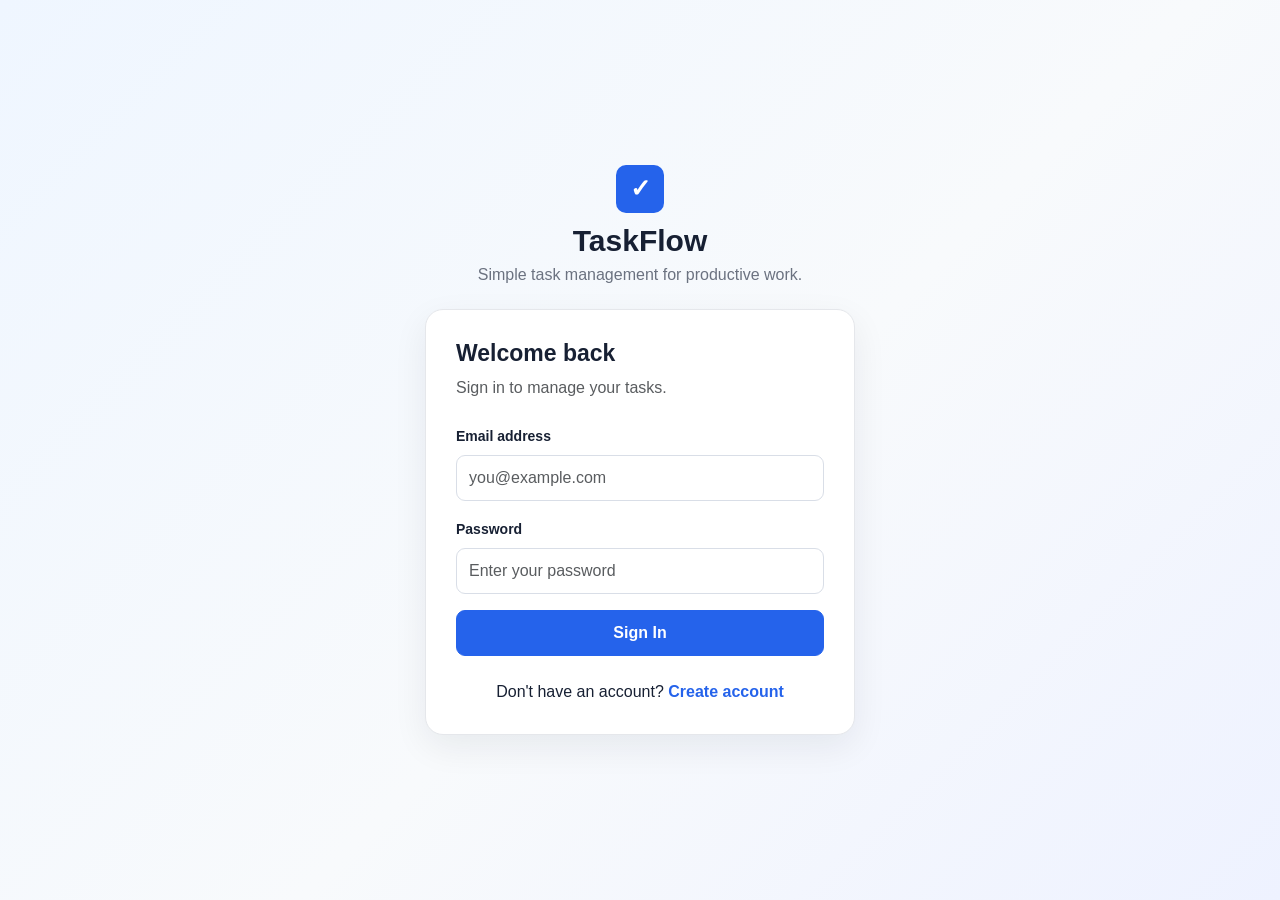
<file: frontend/index.html>
<!DOCTYPE html>
<html lang="en">
<head>
<meta charset="UTF-8"><meta name="viewport" content="width=device-width, initial-scale=1.0">
<title>TaskFlow - Login</title>
<link href="https://cdn.jsdelivr.net/npm/bootstrap@5.3.3/dist/css/bootstrap.min.css" rel="stylesheet">
<link rel="stylesheet" href="css/style.css">
</head>
<body class="auth-page">
<main class="container-fluid min-vh-100 d-flex align-items-center justify-content-center p-3">
<div class="auth-shell">
<div class="auth-brand"><div class="brand-mark">✓</div><h1>TaskFlow</h1><p>Simple task management for productive work.</p></div>
<div class="auth-card">
<h2>Welcome back</h2><p class="text-muted mb-4">Sign in to manage your tasks.</p>
<div id="alertBox"></div>
<form id="loginForm">
<div class="mb-3"><label for="email" class="form-label">Email address</label><input type="email" id="email" class="form-control" placeholder="you@example.com" required></div>
<div class="mb-3"><label for="password" class="form-label">Password</label><input type="password" id="password" class="form-control" placeholder="Enter your password" required></div>
<button type="submit" id="loginBtn" class="btn btn-primary w-100">Sign In</button>
</form>
<p class="text-center mt-4 mb-0">Don't have an account? <a href="register.html">Create account</a></p>
</div></div></main>
<script src="js/auth.js"></script>
</body></html>
</file>
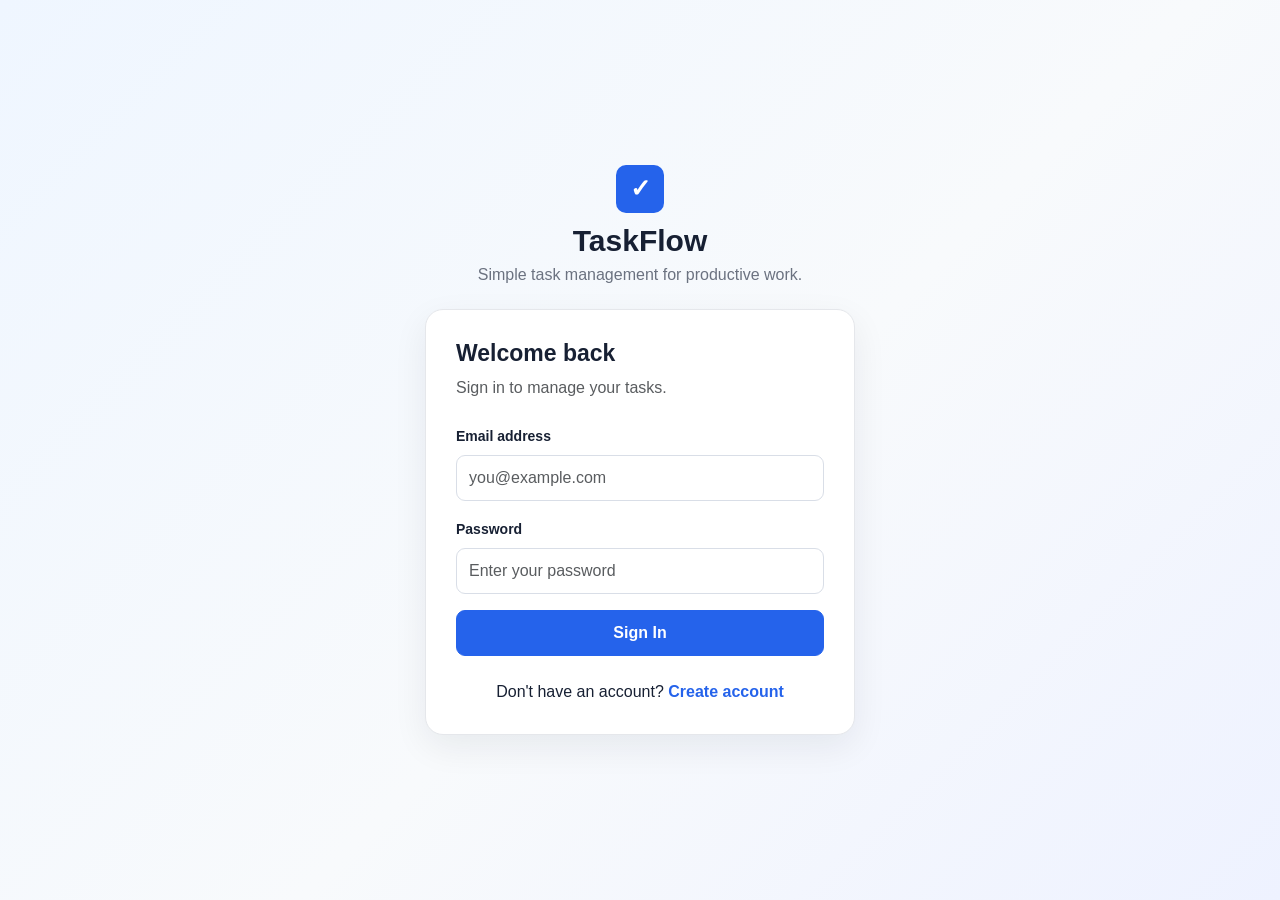
<file: frontend/add-task.html>
<!DOCTYPE html>
<html lang="en">
<head>
<meta charset="UTF-8"><meta name="viewport" content="width=device-width, initial-scale=1.0">
<title>TaskFlow - Add Task</title>
<link href="https://cdn.jsdelivr.net/npm/bootstrap@5.3.3/dist/css/bootstrap.min.css" rel="stylesheet">
<link href="https://cdn.jsdelivr.net/npm/bootstrap-icons@1.11.3/font/bootstrap-icons.css" rel="stylesheet">
<link rel="stylesheet" href="css/style.css">
</head>
<body class="app-page">
<nav class="navbar app-navbar"><div class="container"><a class="navbar-brand fw-bold" href="dashboard.html"><span class="brand-mini">✓</span> TaskFlow</a><button class="btn btn-outline-secondary btn-sm" id="logoutBtn">Logout</button></div></nav>
<main class="container py-4 py-lg-5"><div class="form-page">
<a href="dashboard.html" class="back-link"><i class="bi bi-arrow-left"></i> Back to dashboard</a>
<div class="page-heading compact"><span class="eyebrow">TASK MANAGEMENT</span><h1>Create a new task</h1><p>Add the details and set a priority for your work.</p></div>
<div id="alertBox"></div>
<div class="content-card"><form id="taskForm">
<div class="mb-4"><label class="form-label" for="title">Task title <span>*</span></label><input type="text" id="title" class="form-control" maxlength="150" placeholder="e.g. Complete project documentation" required></div>
<div class="mb-4"><label class="form-label" for="description">Description</label><textarea id="description" class="form-control" rows="5" maxlength="2000" placeholder="Add useful details about this task..."></textarea></div>
<div class="row g-3 mb-4"><div class="col-md-6"><label class="form-label" for="priority">Priority</label><select id="priority" class="form-select"><option value="LOW">Low</option><option value="MEDIUM" selected>Medium</option><option value="HIGH">High</option></select></div>
<div class="col-md-6"><label class="form-label" for="dueDate">Due date</label><input type="date" id="dueDate" class="form-control"></div></div>
<div class="d-flex justify-content-end gap-2"><a href="dashboard.html" class="btn btn-light border">Cancel</a><button type="submit" id="saveBtn" class="btn btn-primary"><i class="bi bi-check-lg me-1"></i> Create Task</button></div>
</form></div></div></main>
<script src="js/tasks.js"></script>
</body></html>
</file>
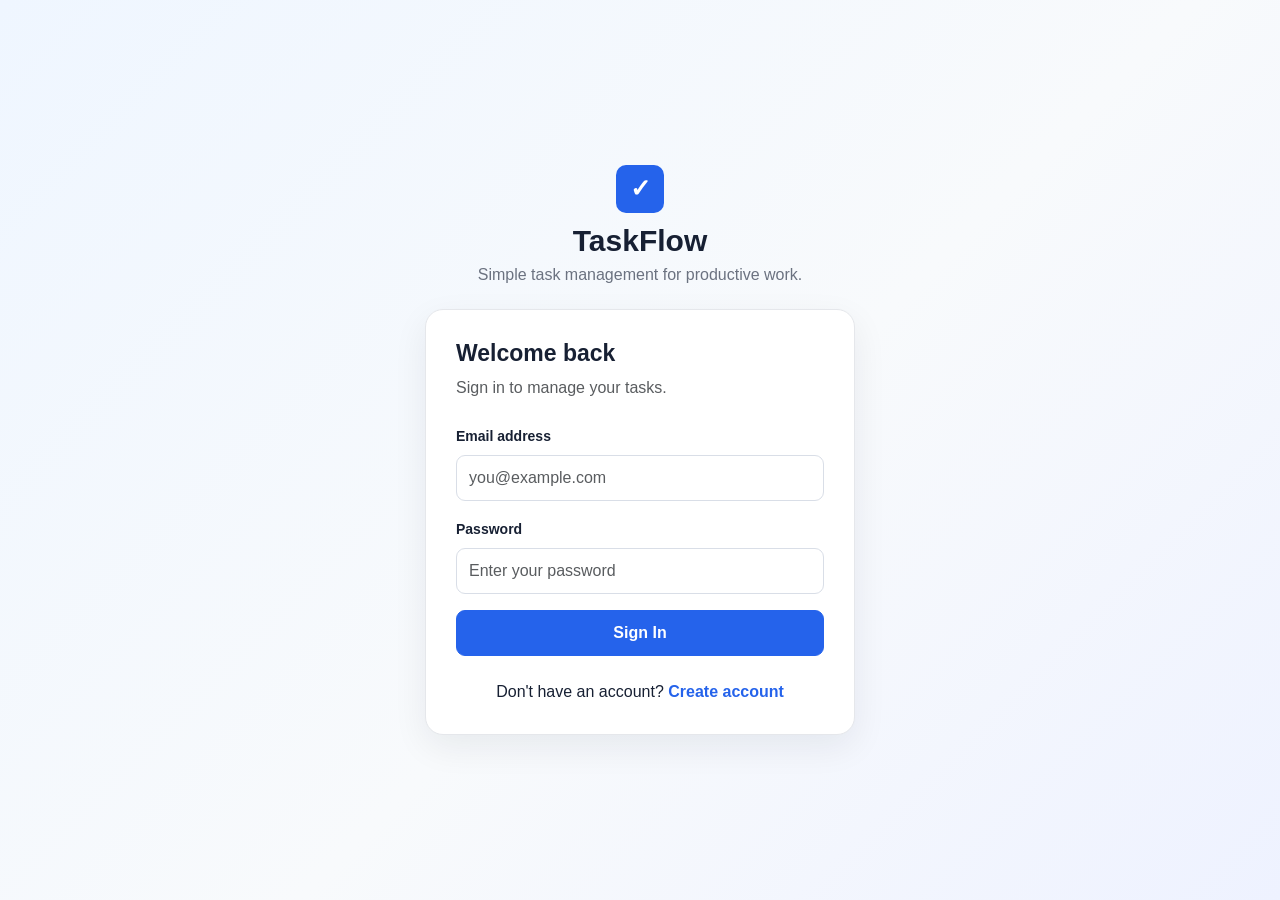
<file: frontend/dashboard.html>
<!DOCTYPE html>
<html lang="en">
<head>
<meta charset="UTF-8"><meta name="viewport" content="width=device-width, initial-scale=1.0">
<title>TaskFlow - Dashboard</title>
<link href="https://cdn.jsdelivr.net/npm/bootstrap@5.3.3/dist/css/bootstrap.min.css" rel="stylesheet">
<link href="https://cdn.jsdelivr.net/npm/bootstrap-icons@1.11.3/font/bootstrap-icons.css" rel="stylesheet">
<link rel="stylesheet" href="css/style.css">
</head>
<body class="app-page">
<nav class="navbar navbar-expand-lg app-navbar"><div class="container">
<a class="navbar-brand fw-bold" href="dashboard.html"><span class="brand-mini">✓</span> TaskFlow</a>
<div class="d-flex align-items-center gap-3"><span class="welcome-text" id="userName">User</span><button class="btn btn-outline-secondary btn-sm" id="logoutBtn"><i class="bi bi-box-arrow-right me-1"></i>Logout</button></div>
</div></nav>
<main class="container py-4 py-lg-5">
<div id="alertBox"></div>
<section class="page-heading d-flex flex-column flex-md-row justify-content-between align-items-md-center gap-3">
<div><span class="eyebrow">WORKSPACE</span><h1>Dashboard</h1><p>Track your work and keep your priorities clear.</p></div>
<a href="add-task.html" class="btn btn-primary"><i class="bi bi-plus-lg me-1"></i> Add Task</a>
</section>
<section class="row g-3 mb-4">
<div class="col-6 col-xl-3"><div class="stat-card"><div class="stat-icon total"><i class="bi bi-list-task"></i></div><div><span>Total Tasks</span><strong id="totalTasks">0</strong></div></div></div>
<div class="col-6 col-xl-3"><div class="stat-card"><div class="stat-icon pending"><i class="bi bi-hourglass-split"></i></div><div><span>Pending</span><strong id="pendingTasks">0</strong></div></div></div>
<div class="col-6 col-xl-3"><div class="stat-card"><div class="stat-icon progress"><i class="bi bi-arrow-repeat"></i></div><div><span>In Progress</span><strong id="inProgressTasks">0</strong></div></div></div>
<div class="col-6 col-xl-3"><div class="stat-card"><div class="stat-icon completed"><i class="bi bi-check2-circle"></i></div><div><span>Completed</span><strong id="completedTasks">0</strong></div></div></div>
</section>
<section class="content-card">
<div class="content-card-header"><div><h2>Your Tasks</h2><p>Manage your current work items.</p></div><button class="btn btn-light border" id="refreshBtn"><i class="bi bi-arrow-clockwise"></i></button></div>
<div id="tasksContainer" class="tasks-list"><div class="loading-state"><div class="spinner-border spinner-border-sm"></div> Loading tasks...</div></div>
</section>
</main>
<script src="js/dashboard.js"></script>
</body></html>
</file>
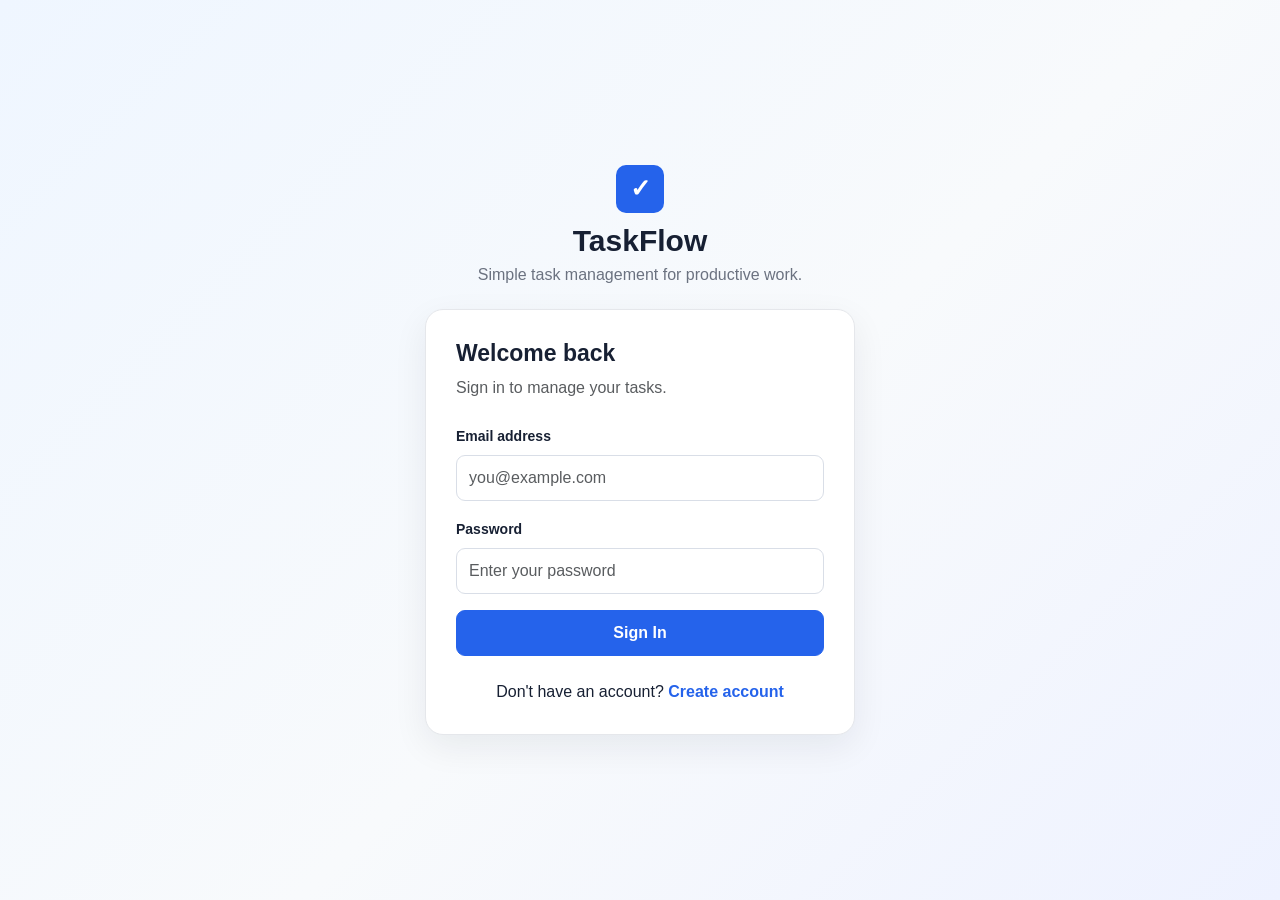
<file: frontend/edit-task.html>
<!DOCTYPE html>
<html lang="en">
<head>
<meta charset="UTF-8"><meta name="viewport" content="width=device-width, initial-scale=1.0">
<title>TaskFlow - Edit Task</title>
<link href="https://cdn.jsdelivr.net/npm/bootstrap@5.3.3/dist/css/bootstrap.min.css" rel="stylesheet">
<link href="https://cdn.jsdelivr.net/npm/bootstrap-icons@1.11.3/font/bootstrap-icons.css" rel="stylesheet">
<link rel="stylesheet" href="css/style.css">
</head>
<body class="app-page">
<nav class="navbar app-navbar"><div class="container"><a class="navbar-brand fw-bold" href="dashboard.html"><span class="brand-mini">✓</span> TaskFlow</a><button class="btn btn-outline-secondary btn-sm" id="logoutBtn">Logout</button></div></nav>
<main class="container py-4 py-lg-5"><div class="form-page">
<a href="dashboard.html" class="back-link"><i class="bi bi-arrow-left"></i> Back to dashboard</a>
<div class="page-heading compact"><span class="eyebrow">TASK MANAGEMENT</span><h1>Edit task</h1><p>Update the task information and status.</p></div>
<div id="alertBox"></div>
<div class="content-card"><form id="taskForm">
<div class="mb-4"><label class="form-label" for="title">Task title <span>*</span></label><input type="text" id="title" class="form-control" maxlength="150" required></div>
<div class="mb-4"><label class="form-label" for="description">Description</label><textarea id="description" class="form-control" rows="5" maxlength="2000"></textarea></div>
<div class="row g-3 mb-4"><div class="col-md-4"><label class="form-label" for="status">Status</label><select id="status" class="form-select"><option value="PENDING">Pending</option><option value="IN_PROGRESS">In Progress</option><option value="COMPLETED">Completed</option></select></div>
<div class="col-md-4"><label class="form-label" for="priority">Priority</label><select id="priority" class="form-select"><option value="LOW">Low</option><option value="MEDIUM">Medium</option><option value="HIGH">High</option></select></div>
<div class="col-md-4"><label class="form-label" for="dueDate">Due date</label><input type="date" id="dueDate" class="form-control"></div></div>
<div class="d-flex justify-content-end gap-2"><a href="dashboard.html" class="btn btn-light border">Cancel</a><button type="submit" id="saveBtn" class="btn btn-primary"><i class="bi bi-save me-1"></i> Save Changes</button></div>
</form></div></div></main>
<script src="js/tasks.js"></script>
</body></html>
</file>
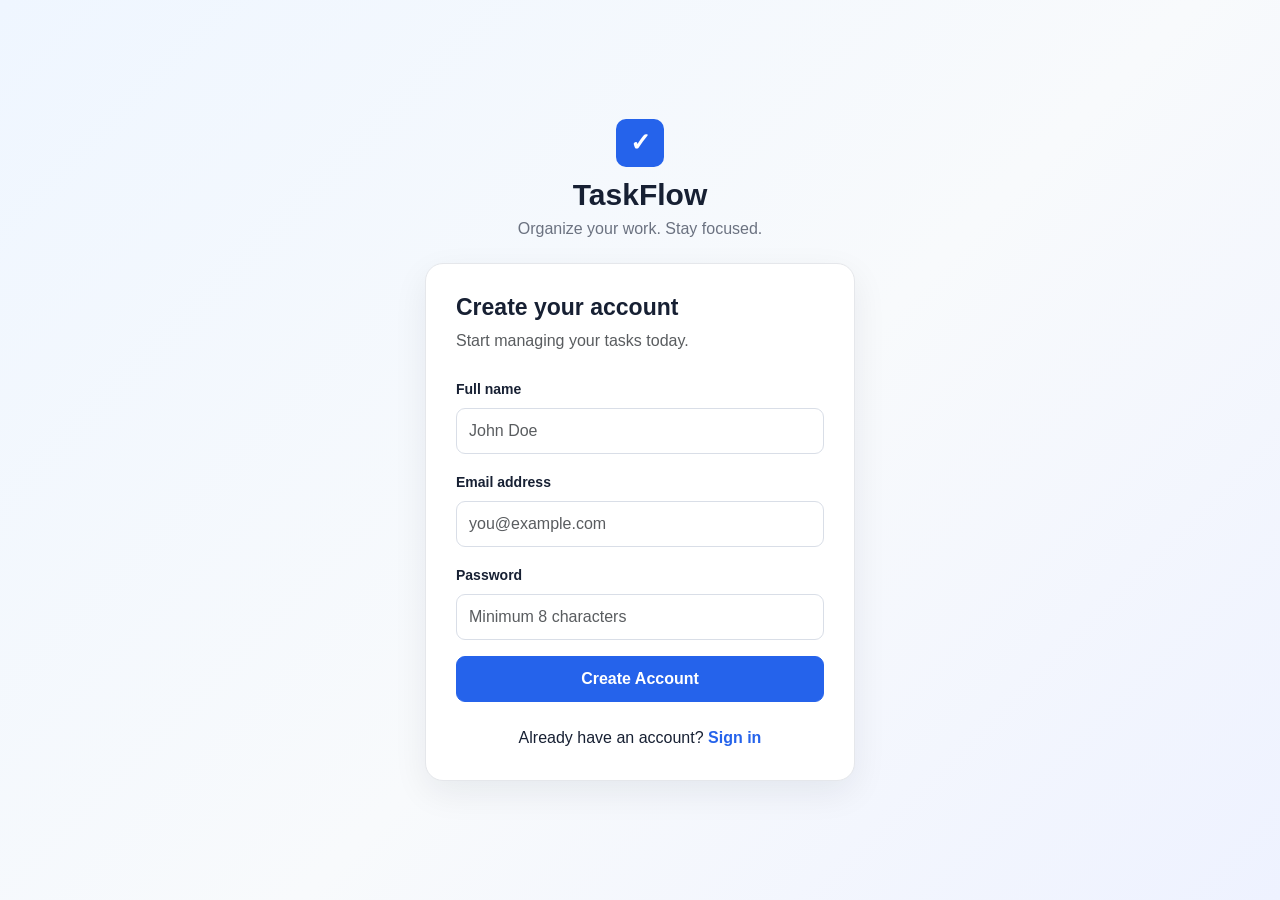
<file: frontend/register.html>
<!DOCTYPE html>
<html lang="en">
<head>
<meta charset="UTF-8"><meta name="viewport" content="width=device-width, initial-scale=1.0">
<title>TaskFlow - Register</title>
<link href="https://cdn.jsdelivr.net/npm/bootstrap@5.3.3/dist/css/bootstrap.min.css" rel="stylesheet">
<link rel="stylesheet" href="css/style.css">
</head>
<body class="auth-page">
<main class="container-fluid min-vh-100 d-flex align-items-center justify-content-center p-3">
<div class="auth-shell">
<div class="auth-brand"><div class="brand-mark">✓</div><h1>TaskFlow</h1><p>Organize your work. Stay focused.</p></div>
<div class="auth-card">
<h2>Create your account</h2><p class="text-muted mb-4">Start managing your tasks today.</p>
<div id="alertBox"></div>
<form id="registerForm">
<div class="mb-3"><label for="name" class="form-label">Full name</label><input type="text" id="name" class="form-control" placeholder="John Doe" maxlength="100" required></div>
<div class="mb-3"><label for="email" class="form-label">Email address</label><input type="email" id="email" class="form-control" placeholder="you@example.com" required></div>
<div class="mb-3"><label for="password" class="form-label">Password</label><input type="password" id="password" class="form-control" placeholder="Minimum 8 characters" minlength="8" required></div>
<button type="submit" id="registerBtn" class="btn btn-primary w-100">Create Account</button>
</form>
<p class="text-center mt-4 mb-0">Already have an account? <a href="index.html">Sign in</a></p>
</div></div></main>
<script src="js/auth.js"></script>
</body></html>
</file>
<file: frontend/css/style.css>
:root{--primary:#2563eb;--primary-dark:#1d4ed8;--text:#172033;--muted:#6b7280;--border:#e5e7eb;--bg:#f5f7fb;--card:#fff;--success:#15803d;--danger:#dc2626}
*{box-sizing:border-box}body{margin:0;font-family:Inter,-apple-system,BlinkMacSystemFont,"Segoe UI",sans-serif;color:var(--text)}
.auth-page{background:linear-gradient(135deg,#eff6ff,#f8fafc 55%,#eef2ff)}.auth-shell{width:min(430px,100%)}.auth-brand{text-align:center;margin-bottom:22px}.auth-brand h1{font-size:30px;font-weight:800;margin:10px 0 4px}.auth-brand p{color:var(--muted);margin:0}
.brand-mark,.brand-mini{display:inline-flex;align-items:center;justify-content:center;background:var(--primary);color:#fff;font-weight:800;border-radius:10px}.brand-mark{width:48px;height:48px;font-size:25px}.brand-mini{width:30px;height:30px;font-size:16px;border-radius:7px;margin-right:8px}
.auth-card,.content-card{background:var(--card);border:1px solid var(--border);border-radius:18px;box-shadow:0 12px 35px rgba(15,23,42,.07)}.auth-card{padding:30px}.auth-card h2{font-size:23px;font-weight:750}
.form-label{font-weight:600;font-size:14px}.form-label span{color:var(--danger)}.form-control,.form-select{min-height:46px;border-color:#d9dee7;border-radius:9px}.form-control:focus,.form-select:focus{border-color:var(--primary);box-shadow:0 0 0 .2rem rgba(37,99,235,.12)}
.btn{border-radius:9px;font-weight:600;padding:10px 16px}.btn-primary{background:var(--primary);border-color:var(--primary)}.btn-primary:hover{background:var(--primary-dark);border-color:var(--primary-dark)}a{color:var(--primary);text-decoration:none;font-weight:600}
.app-page{min-height:100vh;background:var(--bg)}.app-navbar{background:#fff;border-bottom:1px solid var(--border)}.navbar-brand{color:var(--text);font-size:20px}.welcome-text{color:var(--muted);font-size:14px;font-weight:600}
.page-heading{margin-bottom:28px}.page-heading.compact{margin-top:20px;margin-bottom:22px}.eyebrow{display:block;color:var(--primary);font-size:11px;font-weight:800;letter-spacing:1.4px;margin-bottom:7px}.page-heading h1{font-size:clamp(28px,4vw,36px);font-weight:800;letter-spacing:-.9px;margin:0 0 5px}.page-heading p{color:var(--muted);margin:0}
.stat-card{background:#fff;border:1px solid var(--border);border-radius:14px;padding:19px;display:flex;align-items:center;gap:14px;height:100%}.stat-card span{display:block;color:var(--muted);font-size:13px;margin-bottom:4px}.stat-card strong{font-size:25px;line-height:1}
.stat-icon{width:44px;height:44px;border-radius:11px;display:flex;align-items:center;justify-content:center;font-size:20px}.stat-icon.total{background:#dbeafe;color:#1d4ed8}.stat-icon.pending{background:#fef3c7;color:#b45309}.stat-icon.progress{background:#e0f2fe;color:#0369a1}.stat-icon.completed{background:#dcfce7;color:#15803d}
.content-card{overflow:hidden}.content-card-header{padding:20px 22px;border-bottom:1px solid var(--border);display:flex;justify-content:space-between;align-items:center}.content-card-header h2{font-size:19px;margin:0 0 3px;font-weight:750}.content-card-header p{color:var(--muted);font-size:13px;margin:0}
.tasks-list{padding:8px 22px 15px}.task-row{display:flex;align-items:center;justify-content:space-between;gap:15px;padding:17px 0;border-bottom:1px solid #eef0f3}.task-row:last-child{border-bottom:0}.task-main{min-width:0;flex:1}.task-title{font-weight:700;margin-bottom:5px;overflow-wrap:anywhere}.task-description{color:var(--muted);font-size:13px;margin-bottom:7px;overflow-wrap:anywhere}.task-meta{display:flex;flex-wrap:wrap;align-items:center;gap:7px}
.badge-soft{font-size:11px;font-weight:700;padding:5px 9px;border-radius:999px}.status-pending{background:#fff7ed;color:#c2410c}.status-progress{background:#e0f2fe;color:#0369a1}.status-completed{background:#dcfce7;color:#15803d}.priority-low{background:#f3f4f6;color:#4b5563}.priority-medium{background:#fef3c7;color:#92400e}.priority-high{background:#fee2e2;color:#b91c1c}.task-date{color:var(--muted);font-size:12px}
.task-actions{display:flex;gap:6px;flex-shrink:0}.icon-btn{width:36px;height:36px;border:1px solid var(--border);background:#fff;border-radius:8px;display:inline-flex;align-items:center;justify-content:center;color:#4b5563}.icon-btn:hover{background:#f8fafc;color:var(--primary)}.icon-btn.delete:hover{color:var(--danger)}
.loading-state,.empty-state{min-height:180px;display:flex;align-items:center;justify-content:center;gap:8px;color:var(--muted);text-align:center}.empty-state{flex-direction:column;padding:30px}.empty-state i{font-size:35px;color:#9ca3af}
.form-page{width:min(760px,100%);margin:0 auto}.back-link{display:inline-flex;align-items:center;gap:7px;font-size:14px}.form-page .content-card{padding:28px}.alert{border-radius:10px;font-size:14px}
@media(max-width:576px){.auth-card{padding:24px 20px}.content-card-header{padding:17px}.tasks-list{padding-left:17px;padding-right:17px}.task-row{align-items:flex-start}.task-actions{flex-direction:column}.form-page .content-card{padding:20px}.welcome-text{display:none}}
</file>
